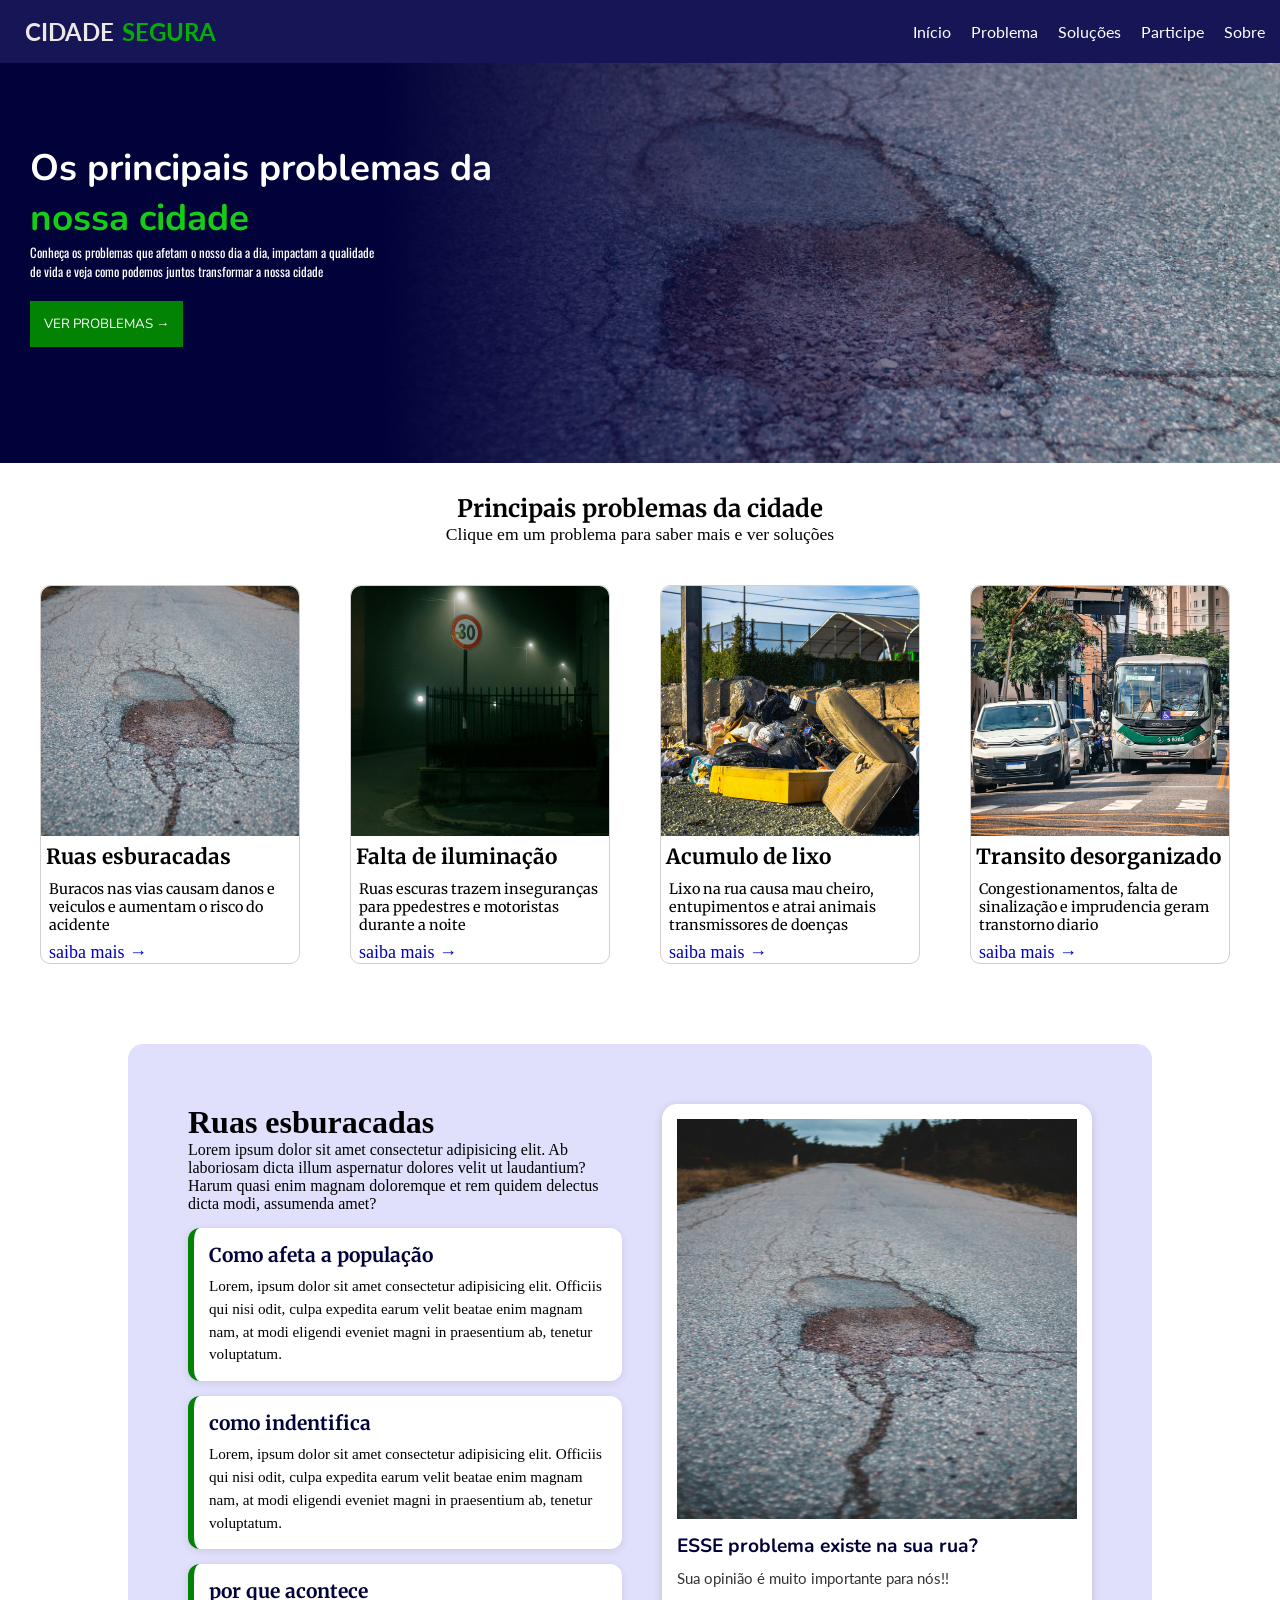
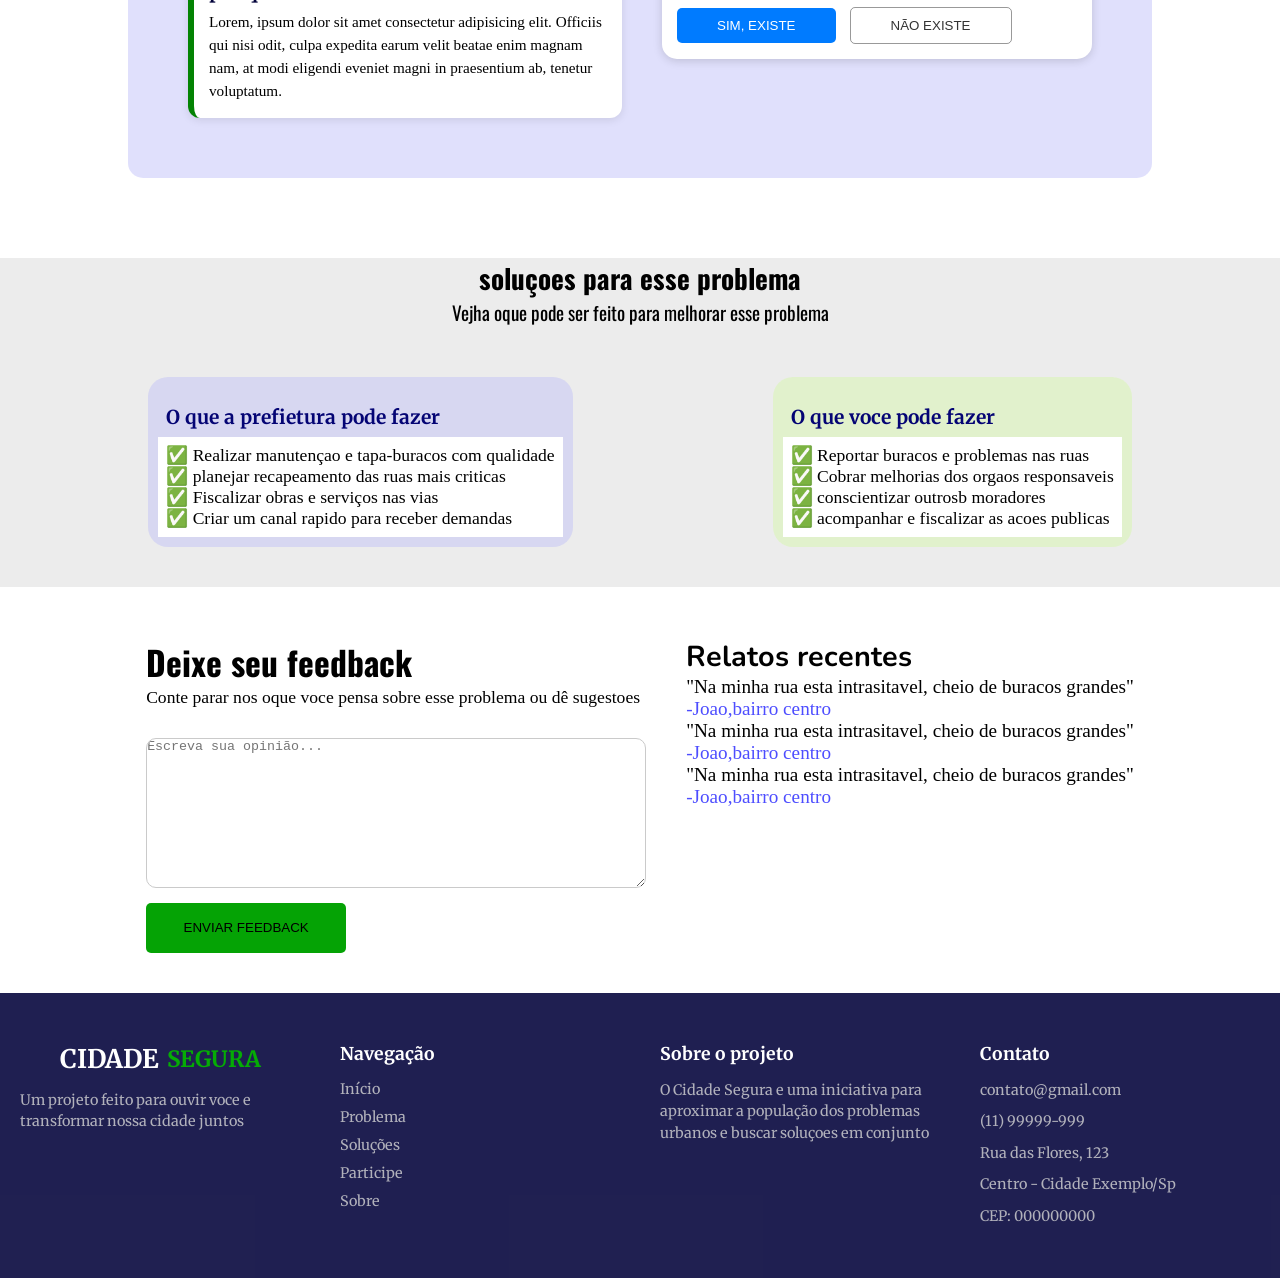
<file: index.html>
<!DOCTYPE html>
<html lang="pt-br">
<head>
    <meta charset="UTF-8">
    <meta name="viewport" content="width=device-width, initial-scale=1.0">
    <link rel="stylesheet" href="style.css">
    <title>Cidade segura</title>
</head>
<body>
<header>
<div id="title1">
    <div id="title1-1">
        <h2>CIDADE</h2>
        <div id="title2"><h2>SEGURA</h2></div>

    </div>
        
</div>
        <div id="list">
            <nav id="tiplist">
                <a href="title1">Início</a>
                <a href="#problemas">Problema</a>
                <a href="#saibamais">Soluções</a>
                <a href="#feedback">Participe</a>
                <a href="#fim">Sobre</a>
            </nav>
        </div>
</div>
</header>

<main>
<div id="container">
    <div id="container-principal">
        <article id="principal">
            <h1>Os principais problemas da <div>nossa cidade</div></h1>
            <div>
                <p id="text2">Conheça os problemas que afetam o nosso dia a dia, impactam a qualidade de vida e veja como podemos juntos transformar a nossa cidade</p>
            </div>

            <input id="buttonprom" type="button" value="VER PROBLEMAS →">
        </article>
    </div>

<div id="content">
    <div id="title-problemas">
        <h3>Principais problemas da cidade</h3>
        <div><p>Clique em um problema para saber mais e ver soluções</p></div>
 </div>

    <div id="problemas">
        <article>
            <img class="img" src="img/rua com buraco.jpg" alt="RUA ESBURACADA">
            <h4>Ruas esburacadas</h4>
            <p>Buracos nas vias causam danos e veiculos e aumentam o risco do acidente</p>
            <a href="#saibamais" class="btnSaiba" data-problema="buraco">saiba mais →</a>
        </article>

        <article>
            <img class="img" src="img/rua escura.jpg" alt="RUA ESBURACADA">
            <h4>Falta de iluminação</h4>
            <p>Ruas escuras trazem inseguranças para ppedestres e motoristas durante a noite</p>
            <a href="#saibamais" class="btnSaiba" data-problema="iluminacao">saiba mais →</a>
        </article>

        <article>
            <img class="img" src="img/lixo.jpg" alt="RUA ESBURACADA">
            <h4>Acumulo de lixo</h4>
            <p>Lixo na rua causa mau cheiro, entupimentos e atrai animais transmissores de doenças</p>
            <a href="#saibamais" class="btnSaiba" data-problema="lixo">saiba mais →</a>
        </article>

        <article>
            <img class="img" src="img/carro.jpg" alt="RUA ESBURACADA">
            <h4>Transito desorganizado</h4>
            <p>Congestionamentos, falta de sinalização e imprudencia geram transtorno diario</p>
            <a href="#saibamais" class="btnSaiba" data-problema="transito">saiba mais →</a>
        </article>
    </div>
</div>




<div id="saibamais"> 
    <div id="saibamaistext">
        <div>
            <h1 id="tituloProblema">Ruas esburacadas</h1>
            <p id="descProblema">Lorem ipsum dolor sit amet consectetur adipisicing elit. Ab laboriosam dicta illum aspernatur dolores velit ut laudantium? Harum quasi enim magnam doloremque et rem quidem delectus dicta modi, assumenda amet?</p>
        </div>

        <div>
            <article>
                <h4>Como afeta a população</h4>
                <p>Lorem, ipsum dolor sit amet consectetur adipisicing elit. Officiis qui nisi odit, culpa expedita earum velit beatae enim magnam nam, at modi eligendi eveniet magni in praesentium ab, tenetur voluptatum.</p>
            </article>

            <article>
                <h4>como indentifica</h4>
                <p>Lorem, ipsum dolor sit amet consectetur adipisicing elit. Officiis qui nisi odit, culpa expedita earum velit beatae enim magnam nam, at modi eligendi eveniet magni in praesentium ab, tenetur voluptatum.</p>
            </article>

            <article>
                <h4>por que acontece</h4>
                <p>Lorem, ipsum dolor sit amet consectetur adipisicing elit. Officiis qui nisi odit, culpa expedita earum velit beatae enim magnam nam, at modi eligendi eveniet magni in praesentium ab, tenetur voluptatum.</p>
            </article>

        </div>
    </div>


    <div id="sla">
    <div id="existe">
  <img id="imgg" src="img/rua com buraco.jpg" alt="">

  <div>
    <h3>ESSE problema existe na sua rua?</h3>
    <p>Sua opinião é muito importante para nós!!</p>

     <form action="https://formsubmit.co/epicgamesccc@gmail.com" method="POST">
                        <input type="hidden" name="_captcha" value="false">
                        <input type="hidden" name="_subject" value="Resposta - Cidade Segura">
                        <input type="hidden" name="_next" value="https://antoart-bot.github.io/CIDADE_SEGURA/obrigado.html">

                        <div>
                            <button type="submit" id="btnsim" name="Existe na rua?" value="SIM, EXISTE">
                                SIM, EXISTE
                            </button>

                            <button type="submit" id="btnnao" name="Existe na rua?" value="NÃO EXISTE">
                                NÃO EXISTE
                            </button>
                        </div>
                    </form>
  </div>
</div>
</div>
</div>
</div>

<div>
    <div id="soluçoes1">
        <div id="soluçoes">
            <h3>soluçoes para esse problema</h3>
            <p>Vejha oque pode ser feito para melhorar esse problema</p>
        </div>
    
    <div id="soluçoestipo">
            <article id="soluprefeitura">
                <h4>O que a prefietura pode fazer</h4>
                <ul id="listaPrefeitura">
                 <li>✅ Realizar manutençao e tapa-buracos com qualidade</li>
                 <li>✅ planejar recapeamento das ruas mais criticas</li>
                 <li>✅ Fiscalizar obras e serviços nas vias</li>
                 <li>✅ Criar um canal rapido para receber demandas</li>
                </ul>
            </article>

            <article id="soluvoce">
                <h4>O que voce pode fazer</h4>
                <ul id="listaVoce">
                 <li>✅ Reportar buracos e problemas nas ruas </li>
                 <li>✅ Cobrar melhorias dos orgaos responsaveis</li>
                 <li>✅ conscientizar outrosb moradores</li>
                 <li>✅ acompanhar e fiscalizar as acoes publicas</li>
                </ul>
            </article>
</div>

</div>
</main>

<footer>
    <div id="feedback">
        <div id="feedbacktxt">
            <h2>Deixe seu feedback</h2>
            <p>Conte parar nos oque voce pensa sobre esse problema ou dê sugestoes</p> 
            <form id="input" action="https://formsubmit.co/epicgamesccc@gmail.com" method="POST">
                <input type="hidden" name="_captcha" value="false">
                <input type="hidden" name="_subject" value="Novo Feedback - Cidade Segura">
                <input type="hidden" name="_next" value="https://antoart-bot.github.io/CIDADE_SEGURA/obrigado.html">

                <textarea name="Feedback" id="txtn4" placeholder="Escreva sua opinião..." required></textarea>

                <input type="submit" id="txtn5" value="ENVIAR FEEDBACK">
            </form>
        </div>

        <div>


        <div id="relatos">
                <h5>Relatos recentes</h5>   
                <div class="ralatos1">
                    <p>"Na minha rua esta intrasitavel, cheio de buracos grandes"</p>
                    <p class="text1">-Joao,bairro centro</p>
                </div>


                <div class="ralatos1">
                    <p>"Na minha rua esta intrasitavel, cheio de buracos grandes"</p>
                    <p class="text1">-Joao,bairro centro</p>
                </div>

                <div class="ralatos1">
                    <p>"Na minha rua esta intrasitavel, cheio de buracos grandes"</p>
                    <p class="text1">-Joao,bairro centro</p>
                </div>
            </div>
        </div>
    </div>

    <div id="fim">
        <div id="fimtitle">
        <div id="fimtitle1">
            <h3>CIDADE</h3>
            <h4>SEGURA</h4>
        </div>
            <div>
                <p>Um projeto feito para ouvir voce e transformar nossa cidade juntos </p>
            </div>
        </div>

        <div id="nav">
            <h4>Navegação</h4>
            <nav>
                <a href="#title1">Início</a>
                <a href="#problemas">Problema</a>
                <a href="#saibamais">Soluções</a>
                <a href="#feedback">Participe</a>
                <a href="#fim">Sobre</a> 
            </nav>
        </div>

        <div id="titlefim">
            <h4>Sobre o projeto</h4>
            <p>O Cidade Segura e uma iniciativa para aproximar a população dos problemas urbanos e buscar soluçoes em conjunto</p>
        </div>

        <div id="titlefim">
            <h4>Contato</h4>
            <p>contato@gmail.com</p>
            <p>(11) 99999-999</p>
            <p>Rua das Flores, 123</p>
            <p>Centro - Cidade Exemplo/Sp</p>
            <p>CEP: 000000000</p>
        </div>
    </div>
</footer>
    <script src="script.js"></script>
</body>
</html>
</file>
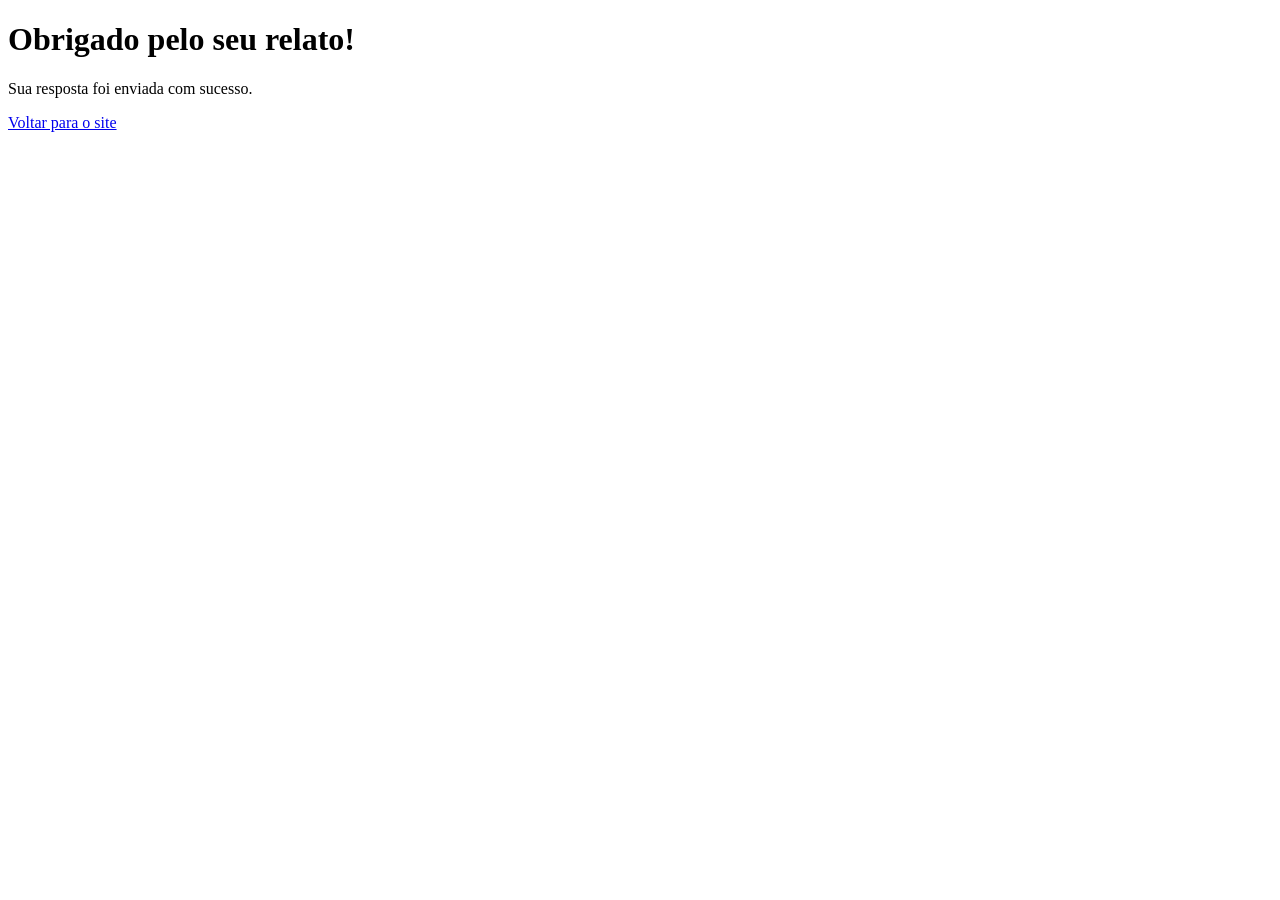
<file: obrigado.html>
<!DOCTYPE html>
<html lang="pt-br">
<head>
  <meta charset="UTF-8">
  <meta name="viewport" content="width=device-width, initial-scale=1.0">
  <title>Obrigado</title>
</head>
<body>
  <h1>Obrigado pelo seu relato!</h1>
  <p>Sua resposta foi enviada com sucesso.</p>
  <a href="index.html">Voltar para o site</a>
</body>
</html>
</file>
<file: style.css>
@import url('https://fonts.googleapis.com/css2?family=Lato:ital,wght@0,100;0,300;0,400;0,700;0,900;1,100;1,300;1,400;1,700;1,900&family=Merriweather:ital,opsz,wght@0,18..144,300..900;1,18..144,300..900&family=Nunito:ital,wght@0,200..1000;1,200..1000&family=Oswald:wght@200..700&display=swap');

*{
    margin: 0;
    padding: 0;
    box-sizing: border-box;
}

header{
    background-color: rgba(4, 4, 73, 0.925);
    padding: 25px 0;
    font-family: "Lato", sans-serif;
    font-size: 16px;
    display: flex;
    justify-content: space-between;
    align-items: center;
    padding: 15px;
}

#title1{

    & h2{
        color: rgb(236, 232, 232);
    }
}

#title1-1{
    display: flex;
    gap: 8px;
    padding: 2px 10px;
}

#title2 h2{
    color: #05ac05;
}

#text-title{
    color: white;
    font-family: "Lato", sans-serif;
    gap: 8px;
    padding: 2px 10px;
}

#tiplist{
    display: flex;
    list-style: none;
    gap: 20px;
}

#tiplist a{
    text-decoration: none;
    color: #fff;
}

#tiplist a:hover{
    text-decoration: underline;
    color: rgba(112, 238, 164, 0.589);
}

#container-principal{
   height: 400px;
    background-image: linear-gradient(to right, #02023a 30%, transparent ),
    url("img/rua\ com\ buraco.jpg");

    background-size:100% 100%, 70% auto;
    background-repeat: no-repeat;
    background-position:right;
    color: white;
}

#text2{
    width: 350px;
    font-size: 0.8em;
    font-family: "Oswald", sans-serif;
}

#buttonprom{
    background: #038303;
    color: white;
    padding: 14px;
    border: none;
    margin-top: 20px;
    font-family: "Nunito", sans-serif;
    
}

#buttonprom:hover{
    background: #036103;
}

#principal{
    padding: 80px 30px;

    & h1{
        font-size: 2.3em;
        font-family: "Nunito", sans-serif;

        & div{
            color: #14ce14;
        }
    }
}

#title-problemas{
    margin-bottom: 40px;
    text-align: center;margin-top: 30px;
    & h3{
        font-size: 1.5em;
        font-family: "Merriweather", serif;
    }

    & p{
        font-size: 1.1em;
    }
}

#problemas{
    display: flex;
    max-width: 1200px;
    margin: auto;
    gap: 50px;
    & article{
        border: solid 1px rgb(211, 207, 207);
        border-radius: 10px;
    }
}

#problemas article{
    width: 260px;
}

#problemas article img{
width: 100%;
height: 250px;
object-fit: cover;
border-radius: 10px 10px 0 0;
display: block;
}


#problemas article h4{ 
    font-size: 1.3em;
    padding: 8px 0 0 5px ;
    font-family: "Merriweather", serif;
}

#problemas article p{
    font-size: 0.9em;
    padding: 10px 0 8px 8px ;
    font-family: "Merriweather", serif;
}

#problemas article a{
    text-decoration: none;
    color: rgb(1, 1, 185);
    font-size: 18px;
    padding: 0 0 0 8px ;
}

#saibamais{
    background-color: rgba(53, 53, 235, 0.151);
    margin: 80px auto;
    padding: 60px;
    width: 80%;
    max-width: 1200px;
    display: flex;
    gap: 40px;
    border-radius: 15px;
}

#saibamaistext{
flex: 2;
}
#saibamaistext article{
    background: white;
    padding: 15px;
    margin-top: 15px;
    border-radius: 12px;
    border-left: 6px solid #038303;
    box-shadow: 0px 2px 8px rgba(0,0,0,0.1);
}

#saibamaistext article h4{
    font-size: 1.2em;
    font-family: "Merriweather", serif;
    margin-bottom: 8px;
    color: #02023a;
}

#saibamaistext article p{
    font-size: 0.95em;
    line-height: 1.5;
    margin: 0;
}

#existe{
    background: white;
    padding: 15px;
    border-radius: 15px;
    box-shadow: 0px 2px 10px rgba(0,0,0,0.15);
}

#existe h3{
    font-family: "Nunito", sans-serif;
    font-size: 1.2em;
    margin-top: 10px;
    color: #02023a;
}

#existe p{
    font-family: "Lato", sans-serif;
    font-size: 0.95em;
    margin: 10px 0;
    color: #333;
}

#sla{
    display: flex;
    flex-direction: column;
}

#btnsim{
    border: none;
    padding: 10px 40px;
    background: #007bff;
    color: white;
    border-radius: 5px;
    margin: 10px 10px 0 0;
    cursor: pointer;
    transition: 0.3s;
}

#btnsim:hover{
    background: #0056b3;
    transform: scale(1.05);
}

#btnnao{
    border: 1px solid rgba(0, 0, 0, 0.4);
    padding: 10px 40px;
    background: transparent;
    color: #333;
    border-radius: 5px;
    margin: 10px 10px 0 0;
    cursor: pointer;
    transition: 0.3s;
}

#btnnao:hover{
    background: #ddd;
    transform: scale(1.05);
}
#soluçoes1{
    background-color: rgb(236, 236, 236);
}

#soluçoes{
    text-align: center;
}

#soluçoes h3{
    font-size: 1.7em;
    font-family: "Oswald", sans-serif;
}

#soluçoes p{
    font-size: 1.2em;
    font-family: "Oswald", sans-serif;
}

#soluçoestipo{
    display: flex;
    justify-content: center;
    gap: 200px;
    margin: 50px;
}

#soluprefeitura{
    background-color: rgba(188, 188, 245, 0.445);
    border-radius: 20px;
    margin-bottom: 40px;
    padding: 20px 10px 10px 10px;
}


#soluprefeitura h4{
    font-size: 1.2em;
    color: rgb(4, 4, 116);
    padding: 8px;
    font-family: "Merriweather", serif;
}

#soluprefeitura ul{
    background-color: white;
    padding: 8px;
}

#soluprefeitura ul li{
    list-style: none;
    font-size: 1.1em;
}


#soluvoce{
    background-color: rgba(220, 245, 188, 0.658);
    margin-bottom: 40px;
    border-radius: 20px;
    padding: 20px 10px 10px 10px;
}


#soluvoce h4{
    font-size: 1.2em;
    color: rgb(4, 4, 116);
    padding: 8px;
    font-family: "Merriweather", serif;
}

#soluvoce ul{
    background-color: white;
    padding: 8px;
}

#soluvoce ul li{
    list-style: none;
    font-size: 1.1em;
}

#feedback{
    display: flex;
    justify-content: center;
    gap: 40px;

}


#feedbackText{
    width: 100%;
    height: 120px;
    border-radius: 10px;
    border: 1px solid rgb(190, 190, 190);
    padding: 10px;
    margin: 15px 0;
    font-family: "Lato", sans-serif;
    resize: none;
}


#feedbacktxt h2{
    font-size: 2.1em;
     font-family: "Oswald", sans-serif;
}


#feedbacktxt p{
    font-size: 1.1em;
}

#input{
    display: flex;
    flex-direction: column;
}

#txtn4{
    height: 150px;
    width: 500px;
    border-radius: 10px;
    border: 1px solid rgb(202, 202, 202);
    margin: 30px 0 15px 0 ;
}

#txtn5{
    width: 200px;
    height: 50px;
    border: none;
    border-radius: 5px;
    background-color: #05a305;
}

#txtn5:hover{
    background-color: #048804;
}

#relatos h5{
    font-size: 1.8em;
    font-family: "Nunito", sans-serif;
}

.ralatos1{
    font-size: 1.2em;
}

.text1{
    color: rgba(0, 0, 255, 0.699);
}

.img{
    height: 260px;
}

#imgg{
    width: 400px;
    height: 400px;
}

#fim{
    background-color: #02023ae1;
    color: white;
    font-family: "Merriweather", serif;

    padding: 50px 20px;
    margin-top: 40px;

    display: grid;
    grid-template-columns: repeat(4, 1fr);
    gap: 40px;
}

/* Título */
#fimtitle1{
    display: flex;
    justify-content: center;
    align-items: center;
    gap: 8px;
    margin-bottom: 15px;
}

#fimtitle1 h3{
    font-size: 1.6em;
}

#fimtitle1 h4{
    font-size: 1.4em;
    color: #05ac05;
}

/* Textos gerais */
#fim p{
    color: rgba(214, 214, 214, 0.8);
    font-size: 0.9em;
    line-height: 1.5;
    margin-top: 10px;
}

/* Navegação */
#nav h4,
#titlefim h4{
    font-size: 1.1em;
    margin-bottom: 15px;
}

#nav nav a{
    display: block;
    text-decoration: none;
    color: rgba(214, 214, 214, 0.8);
    font-size: 0.9em;
    margin-bottom: 10px;
}

#nav nav a:hover{
    color: #05ac05;
    text-decoration: underline;
}

/* Ajuste das colunas */
#fimtitle,
#nav,
#titlefim{
    max-width: 280px;
}

/* Responsivo */
@media (max-width: 900px){
    #fim{
        grid-template-columns: repeat(2, 1fr);
        text-align: center;
    }

    #fimtitle,
    #nav,
    #titlefim{
        margin: auto;
    }
}

@media (max-width: 500px){
    #fim{
        grid-template-columns: 1fr;
    }
}

@media (max-width: 768px){

    header{
        flex-direction: column;
        gap: 15px;
        text-align: center;
    }

    #tiplist{
        flex-wrap: wrap;
        justify-content: center;
        gap: 15px;
    }

    #container-principal{
        background-size: cover;
        background-position: center;
        height: auto;
        padding-bottom: 40px;
    }

    #principal{
        padding: 50px 20px;
    }

    #text2{
        width: 100%;
        max-width: 400px;
    }

    #saibamais{
        padding: 20px;
    }

    #soluçoes h3{
        font-size: 1.4em;
    }

    #soluçoes p{
        font-size: 1em;
    }

    #txtn1, #txtn2{
        width: 100%;
        margin: 10px 0;
    }

    #fim{
        gap: 30px;
        padding: 30px 15px;
    }
/* RESPONSIVIDADE */
img{
    max-width: 100%;
    height: auto;
}

/* Problemas (cards) */
#problemas{
    display: flex;
    flex-wrap: wrap;
    justify-content: center;
    gap: 30px;
    padding: 0 15px;
}

#problemas article{
    width: 260px;
    max-width: 100%;
}

/* Saiba mais */
#saibamais{
    display: flex;
    flex-wrap: wrap;
    width: 95%;
    padding: 30px;
}

#sla{
    width: 100%;
}

#imgg{
    width: 100%;
    height: auto;
    border-radius: 10px;
}

/* Soluções */
#soluçoestipo{
    display: flex;
    flex-wrap: wrap;
    gap: 30px;
    margin: 30px 10px;
}

#soluprefeitura, #soluvoce{
    width: 100%;
    max-width: 450px;
}

/* Feedback */
#feedback{
    flex-wrap: wrap;
    padding: 30px 15px;
}

#txtn4{
    width: 100%;
    max-width: 500px;
}

/* Footer */
#fim{
    flex-wrap: wrap;
    text-align: center;
}

#fimtitle, #nav, #titlefim{
    width: 100%;
    max-width: 300px;
}
}
</file>
